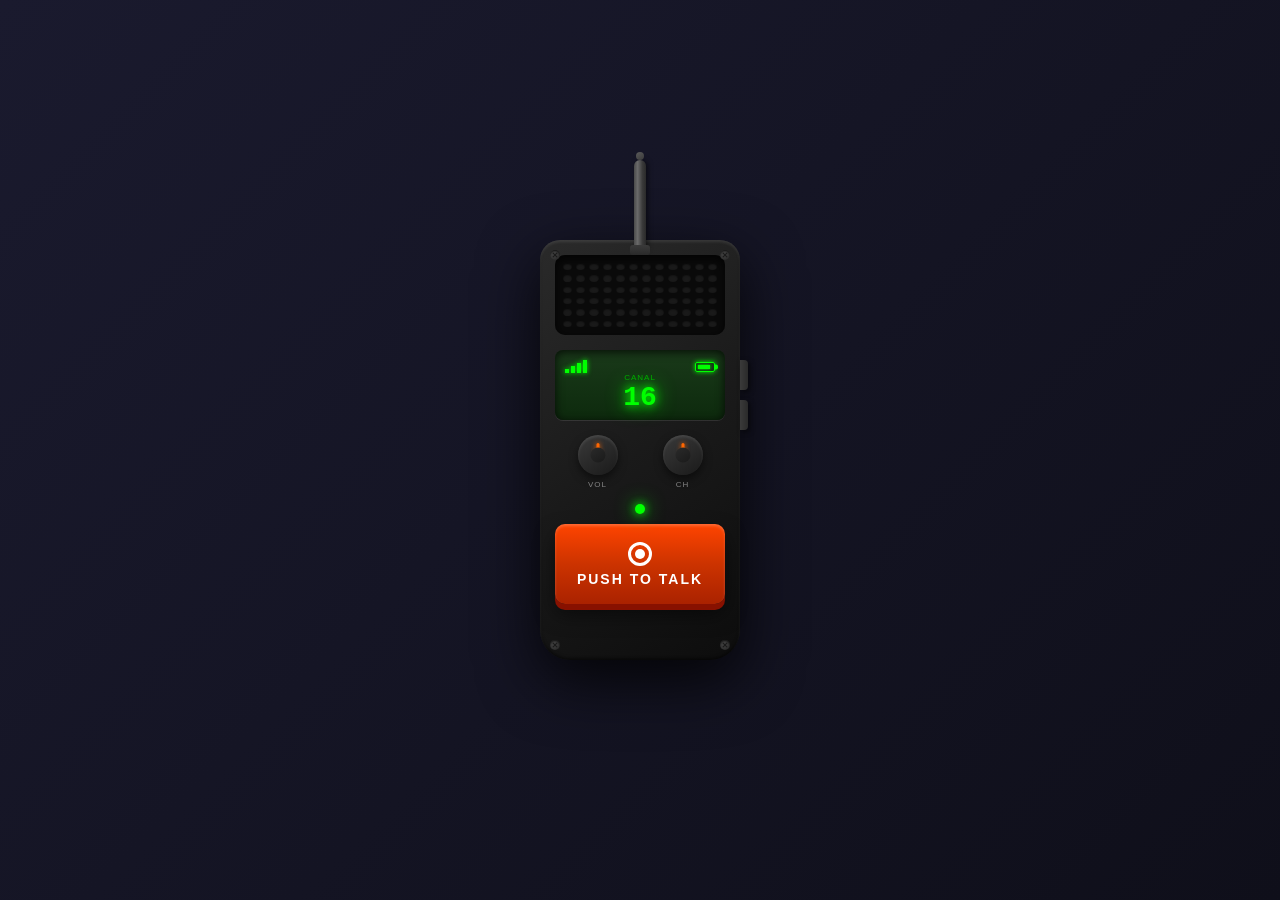
<file: public/walkie-talkie.html>
<!DOCTYPE html>
<html lang="es">
<head>
  <meta charset="UTF-8">
  <meta name="viewport" content="width=device-width, initial-scale=1.0">
  <title>Walkie Talkie</title>
  <style>
    * {
      margin: 0;
      padding: 0;
      box-sizing: border-box;
    }

    body {
      min-height: 100vh;
      display: flex;
      justify-content: center;
      align-items: center;
      background: linear-gradient(135deg, #1a1a2e 0%, #0f0f1a 100%);
      font-family: 'Segoe UI', Tahoma, Geneva, Verdana, sans-serif;
    }

    .walkie-talkie {
      position: relative;
      width: 200px;
      height: 420px;
      background: linear-gradient(145deg, #2a2a2a 0%, #1a1a1a 50%, #0d0d0d 100%);
      border-radius: 20px 20px 30px 30px;
      box-shadow: 
        0 20px 60px rgba(0, 0, 0, 0.8),
        inset 0 2px 3px rgba(255, 255, 255, 0.1),
        inset 0 -2px 3px rgba(0, 0, 0, 0.5);
      padding: 15px;
    }

    /* Antena */
    .antenna {
      position: absolute;
      top: -80px;
      left: 50%;
      transform: translateX(-50%);
      width: 12px;
      height: 90px;
      background: linear-gradient(90deg, #4a4a4a 0%, #6a6a6a 30%, #3a3a3a 70%, #2a2a2a 100%);
      border-radius: 6px 6px 3px 3px;
      box-shadow: 2px 0 5px rgba(0, 0, 0, 0.5);
    }

    .antenna::before {
      content: '';
      position: absolute;
      top: -8px;
      left: 50%;
      transform: translateX(-50%);
      width: 8px;
      height: 8px;
      background: linear-gradient(145deg, #5a5a5a, #3a3a3a);
      border-radius: 50%;
    }

    .antenna::after {
      content: '';
      position: absolute;
      bottom: -5px;
      left: 50%;
      transform: translateX(-50%);
      width: 20px;
      height: 10px;
      background: linear-gradient(180deg, #3a3a3a, #2a2a2a);
      border-radius: 3px;
    }

    /* Altavoz */
    .speaker {
      width: 100%;
      height: 80px;
      background: #0a0a0a;
      border-radius: 10px;
      margin-bottom: 15px;
      display: grid;
      grid-template-columns: repeat(12, 1fr);
      grid-template-rows: repeat(6, 1fr);
      gap: 4px;
      padding: 8px;
      box-shadow: inset 0 3px 10px rgba(0, 0, 0, 0.8);
    }

    .speaker-hole {
      width: 100%;
      height: 100%;
      background: #1a1a1a;
      border-radius: 50%;
      box-shadow: inset 0 1px 2px rgba(0, 0, 0, 0.8);
    }

    /* Pantalla LCD */
    .screen {
      width: 100%;
      height: 70px;
      background: linear-gradient(180deg, #1a3a1a 0%, #0d2a0d 100%);
      border-radius: 8px;
      margin-bottom: 15px;
      padding: 10px;
      box-shadow: 
        inset 0 2px 10px rgba(0, 0, 0, 0.8),
        0 1px 0 rgba(255, 255, 255, 0.1);
      display: flex;
      flex-direction: column;
      justify-content: space-between;
    }

    .screen-top {
      display: flex;
      justify-content: space-between;
      align-items: center;
    }

    .signal-bars {
      display: flex;
      gap: 2px;
      align-items: flex-end;
    }

    .signal-bar {
      width: 4px;
      background: #00ff00;
      box-shadow: 0 0 5px #00ff00;
    }

    .signal-bar:nth-child(1) { height: 4px; }
    .signal-bar:nth-child(2) { height: 7px; }
    .signal-bar:nth-child(3) { height: 10px; }
    .signal-bar:nth-child(4) { height: 13px; }

    .battery {
      width: 20px;
      height: 10px;
      border: 1px solid #00ff00;
      border-radius: 2px;
      position: relative;
      box-shadow: 0 0 5px #00ff00;
    }

    .battery::before {
      content: '';
      position: absolute;
      right: -4px;
      top: 50%;
      transform: translateY(-50%);
      width: 3px;
      height: 5px;
      background: #00ff00;
      border-radius: 0 2px 2px 0;
    }

    .battery::after {
      content: '';
      position: absolute;
      left: 2px;
      top: 2px;
      width: 12px;
      height: 4px;
      background: #00ff00;
      box-shadow: 0 0 3px #00ff00;
    }

    .channel-display {
      text-align: center;
    }

    .channel-label {
      font-size: 8px;
      color: #00aa00;
      text-transform: uppercase;
      letter-spacing: 1px;
    }

    .channel-number {
      font-size: 28px;
      font-weight: bold;
      color: #00ff00;
      text-shadow: 0 0 10px #00ff00, 0 0 20px #00ff00;
      font-family: 'Courier New', monospace;
    }

    /* Controles */
    .controls {
      display: flex;
      justify-content: space-around;
      margin-bottom: 15px;
    }

    .knob-container {
      display: flex;
      flex-direction: column;
      align-items: center;
      gap: 5px;
    }

    .knob-label {
      font-size: 8px;
      color: #888;
      text-transform: uppercase;
      letter-spacing: 1px;
    }

    .knob {
      width: 40px;
      height: 40px;
      background: linear-gradient(145deg, #3a3a3a 0%, #1a1a1a 100%);
      border-radius: 50%;
      box-shadow: 
        0 4px 8px rgba(0, 0, 0, 0.5),
        inset 0 2px 3px rgba(255, 255, 255, 0.1);
      position: relative;
      cursor: pointer;
    }

    .knob::before {
      content: '';
      position: absolute;
      top: 8px;
      left: 50%;
      transform: translateX(-50%);
      width: 3px;
      height: 12px;
      background: #ff6600;
      border-radius: 2px;
      box-shadow: 0 0 5px #ff6600;
    }

    .knob::after {
      content: '';
      position: absolute;
      top: 50%;
      left: 50%;
      transform: translate(-50%, -50%);
      width: 15px;
      height: 15px;
      background: linear-gradient(145deg, #2a2a2a, #1a1a1a);
      border-radius: 50%;
    }

    /* LED indicador */
    .led-container {
      display: flex;
      justify-content: center;
      margin-bottom: 10px;
    }

    .led {
      width: 10px;
      height: 10px;
      background: #00ff00;
      border-radius: 50%;
      box-shadow: 0 0 10px #00ff00, 0 0 20px #00ff00;
      animation: blink 2s infinite;
    }

    @keyframes blink {
      0%, 100% { opacity: 1; }
      50% { opacity: 0.5; }
    }

    /* Boton PTT */
    .ptt-button {
      width: 100%;
      height: 80px;
      background: linear-gradient(180deg, #ff4400 0%, #cc3300 50%, #aa2200 100%);
      border: none;
      border-radius: 10px;
      color: white;
      font-size: 14px;
      font-weight: bold;
      text-transform: uppercase;
      letter-spacing: 2px;
      cursor: pointer;
      box-shadow: 
        0 6px 0 #881100,
        0 10px 20px rgba(0, 0, 0, 0.5),
        inset 0 2px 3px rgba(255, 255, 255, 0.2);
      transition: all 0.1s ease;
      display: flex;
      flex-direction: column;
      justify-content: center;
      align-items: center;
      gap: 5px;
    }

    .ptt-button:hover {
      background: linear-gradient(180deg, #ff5500 0%, #dd4400 50%, #bb3300 100%);
    }

    .ptt-button:active {
      transform: translateY(4px);
      box-shadow: 
        0 2px 0 #881100,
        0 5px 10px rgba(0, 0, 0, 0.5),
        inset 0 2px 3px rgba(255, 255, 255, 0.2);
    }

    .ptt-icon {
      width: 24px;
      height: 24px;
      border: 3px solid white;
      border-radius: 50%;
      position: relative;
    }

    .ptt-icon::before {
      content: '';
      position: absolute;
      top: 50%;
      left: 50%;
      transform: translate(-50%, -50%);
      width: 10px;
      height: 10px;
      background: white;
      border-radius: 50%;
    }

    /* Botones laterales */
    .side-button {
      position: absolute;
      width: 8px;
      height: 30px;
      background: linear-gradient(90deg, #3a3a3a, #2a2a2a);
      border-radius: 0 4px 4px 0;
      right: -8px;
      box-shadow: 2px 2px 5px rgba(0, 0, 0, 0.5);
      cursor: pointer;
    }

    .side-button:hover {
      background: linear-gradient(90deg, #4a4a4a, #3a3a3a);
    }

    .side-button.top {
      top: 120px;
    }

    .side-button.bottom {
      top: 160px;
    }

    /* Tornillos decorativos */
    .screw {
      position: absolute;
      width: 10px;
      height: 10px;
      background: linear-gradient(145deg, #4a4a4a, #2a2a2a);
      border-radius: 50%;
      box-shadow: inset 0 1px 2px rgba(0, 0, 0, 0.8);
    }

    .screw::before {
      content: '';
      position: absolute;
      top: 50%;
      left: 50%;
      transform: translate(-50%, -50%) rotate(45deg);
      width: 6px;
      height: 1px;
      background: #1a1a1a;
    }

    .screw::after {
      content: '';
      position: absolute;
      top: 50%;
      left: 50%;
      transform: translate(-50%, -50%) rotate(-45deg);
      width: 6px;
      height: 1px;
      background: #1a1a1a;
    }

    .screw.top-left { top: 10px; left: 10px; }
    .screw.top-right { top: 10px; right: 10px; }
    .screw.bottom-left { bottom: 10px; left: 10px; }
    .screw.bottom-right { bottom: 10px; right: 10px; }

    /* Textura del grip */
    .grip {
      position: absolute;
      bottom: 50px;
      left: 15px;
      right: 15px;
      height: 40px;
      display: flex;
      flex-direction: column;
      gap: 3px;
      opacity: 0.3;
    }

    .grip-line {
      height: 2px;
      background: #000;
      border-radius: 1px;
    }
  </style>
</head>
<body>
  <div class="walkie-talkie">
    <!-- Antena -->
    <div class="antenna"></div>
    
    <!-- Tornillos -->
    <div class="screw top-left"></div>
    <div class="screw top-right"></div>
    <div class="screw bottom-left"></div>
    <div class="screw bottom-right"></div>
    
    <!-- Botones laterales -->
    <div class="side-button top"></div>
    <div class="side-button bottom"></div>
    
    <!-- Altavoz -->
    <div class="speaker">
      <div class="speaker-hole"></div><div class="speaker-hole"></div><div class="speaker-hole"></div><div class="speaker-hole"></div><div class="speaker-hole"></div><div class="speaker-hole"></div><div class="speaker-hole"></div><div class="speaker-hole"></div><div class="speaker-hole"></div><div class="speaker-hole"></div><div class="speaker-hole"></div><div class="speaker-hole"></div>
      <div class="speaker-hole"></div><div class="speaker-hole"></div><div class="speaker-hole"></div><div class="speaker-hole"></div><div class="speaker-hole"></div><div class="speaker-hole"></div><div class="speaker-hole"></div><div class="speaker-hole"></div><div class="speaker-hole"></div><div class="speaker-hole"></div><div class="speaker-hole"></div><div class="speaker-hole"></div>
      <div class="speaker-hole"></div><div class="speaker-hole"></div><div class="speaker-hole"></div><div class="speaker-hole"></div><div class="speaker-hole"></div><div class="speaker-hole"></div><div class="speaker-hole"></div><div class="speaker-hole"></div><div class="speaker-hole"></div><div class="speaker-hole"></div><div class="speaker-hole"></div><div class="speaker-hole"></div>
      <div class="speaker-hole"></div><div class="speaker-hole"></div><div class="speaker-hole"></div><div class="speaker-hole"></div><div class="speaker-hole"></div><div class="speaker-hole"></div><div class="speaker-hole"></div><div class="speaker-hole"></div><div class="speaker-hole"></div><div class="speaker-hole"></div><div class="speaker-hole"></div><div class="speaker-hole"></div>
      <div class="speaker-hole"></div><div class="speaker-hole"></div><div class="speaker-hole"></div><div class="speaker-hole"></div><div class="speaker-hole"></div><div class="speaker-hole"></div><div class="speaker-hole"></div><div class="speaker-hole"></div><div class="speaker-hole"></div><div class="speaker-hole"></div><div class="speaker-hole"></div><div class="speaker-hole"></div>
      <div class="speaker-hole"></div><div class="speaker-hole"></div><div class="speaker-hole"></div><div class="speaker-hole"></div><div class="speaker-hole"></div><div class="speaker-hole"></div><div class="speaker-hole"></div><div class="speaker-hole"></div><div class="speaker-hole"></div><div class="speaker-hole"></div><div class="speaker-hole"></div><div class="speaker-hole"></div>
    </div>
    
    <!-- Pantalla LCD -->
    <div class="screen">
      <div class="screen-top">
        <div class="signal-bars">
          <div class="signal-bar"></div>
          <div class="signal-bar"></div>
          <div class="signal-bar"></div>
          <div class="signal-bar"></div>
        </div>
        <div class="battery"></div>
      </div>
      <div class="channel-display">
        <div class="channel-label">Canal</div>
        <div class="channel-number">16</div>
      </div>
    </div>
    
    <!-- Controles -->
    <div class="controls">
      <div class="knob-container">
        <div class="knob"></div>
        <span class="knob-label">Vol</span>
      </div>
      <div class="knob-container">
        <div class="knob"></div>
        <span class="knob-label">Ch</span>
      </div>
    </div>
    
    <!-- LED -->
    <div class="led-container">
      <div class="led"></div>
    </div>
    
    <!-- Boton PTT -->
    <button class="ptt-button">
      <div class="ptt-icon"></div>
      Push to Talk
    </button>
  </div>
</body>
</html>
</file>
